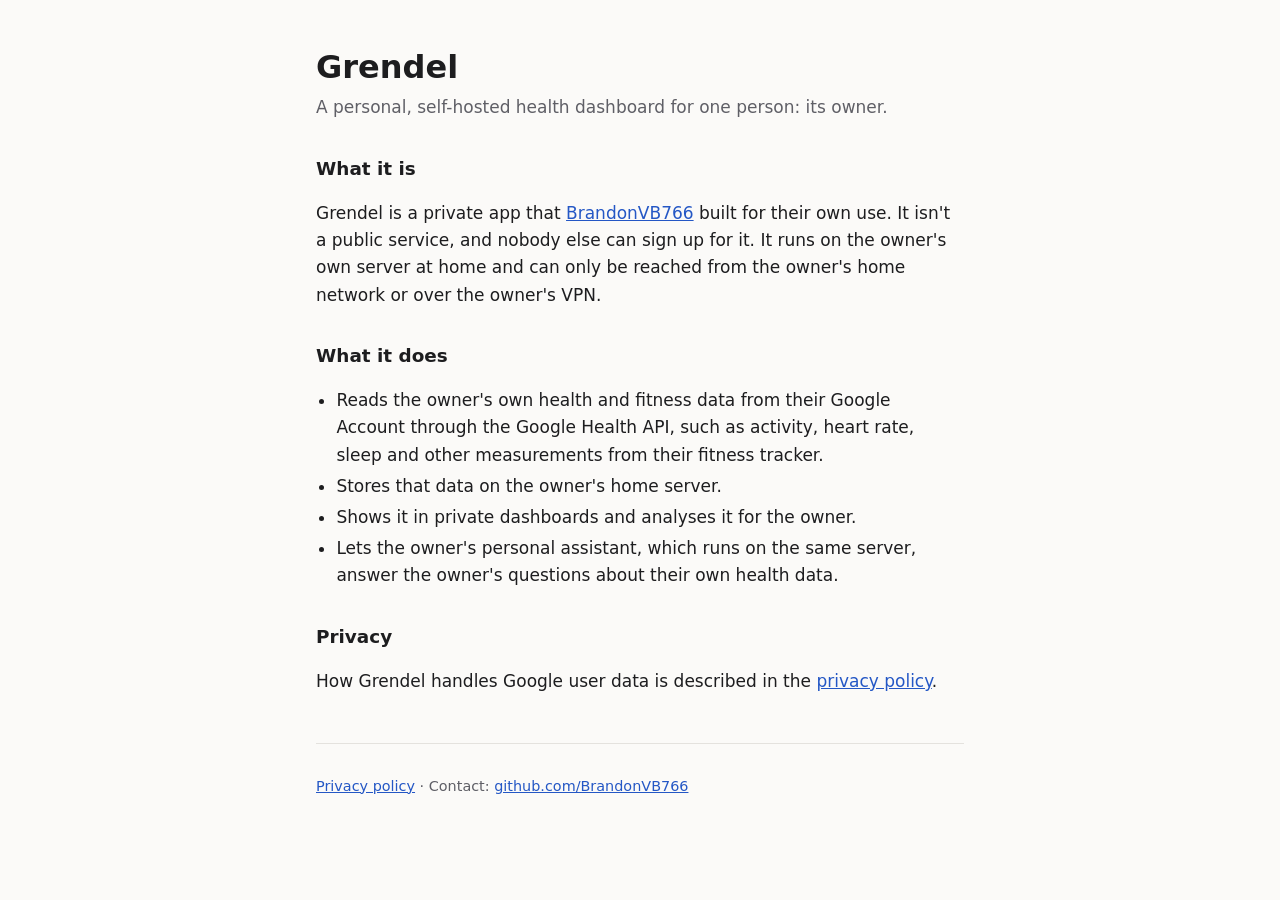
<file: index.html>
<!doctype html>
<html lang="en">
<head>
  <meta charset="utf-8">
  <meta name="viewport" content="width=device-width, initial-scale=1">
  <title>Grendel</title>
  <meta name="description" content="Grendel is a personal, self-hosted health dashboard used only by its owner.">
  <link rel="stylesheet" href="style.css">
</head>
<body>
  <main>
    <h1>Grendel</h1>
    <p class="lede">A personal, self-hosted health dashboard for one person: its owner.</p>

    <h2>What it is</h2>
    <p>Grendel is a private app that <a href="https://github.com/BrandonVB766">BrandonVB766</a> built for their own use. It isn't a public service, and nobody else can sign up for it. It runs on the owner's own server at home and can only be reached from the owner's home network or over the owner's VPN.</p>

    <h2>What it does</h2>
    <ul>
      <li>Reads the owner's own health and fitness data from their Google Account through the Google Health API, such as activity, heart rate, sleep and other measurements from their fitness tracker.</li>
      <li>Stores that data on the owner's home server.</li>
      <li>Shows it in private dashboards and analyses it for the owner.</li>
      <li>Lets the owner's personal assistant, which runs on the same server, answer the owner's questions about their own health data.</li>
    </ul>

    <h2>Privacy</h2>
    <p>How Grendel handles Google user data is described in the <a href="privacy.html">privacy policy</a>.</p>

    <footer>
      <p><a href="privacy.html">Privacy policy</a> · Contact: <a href="https://github.com/BrandonVB766">github.com/BrandonVB766</a></p>
    </footer>
  </main>
</body>
</html>
</file>
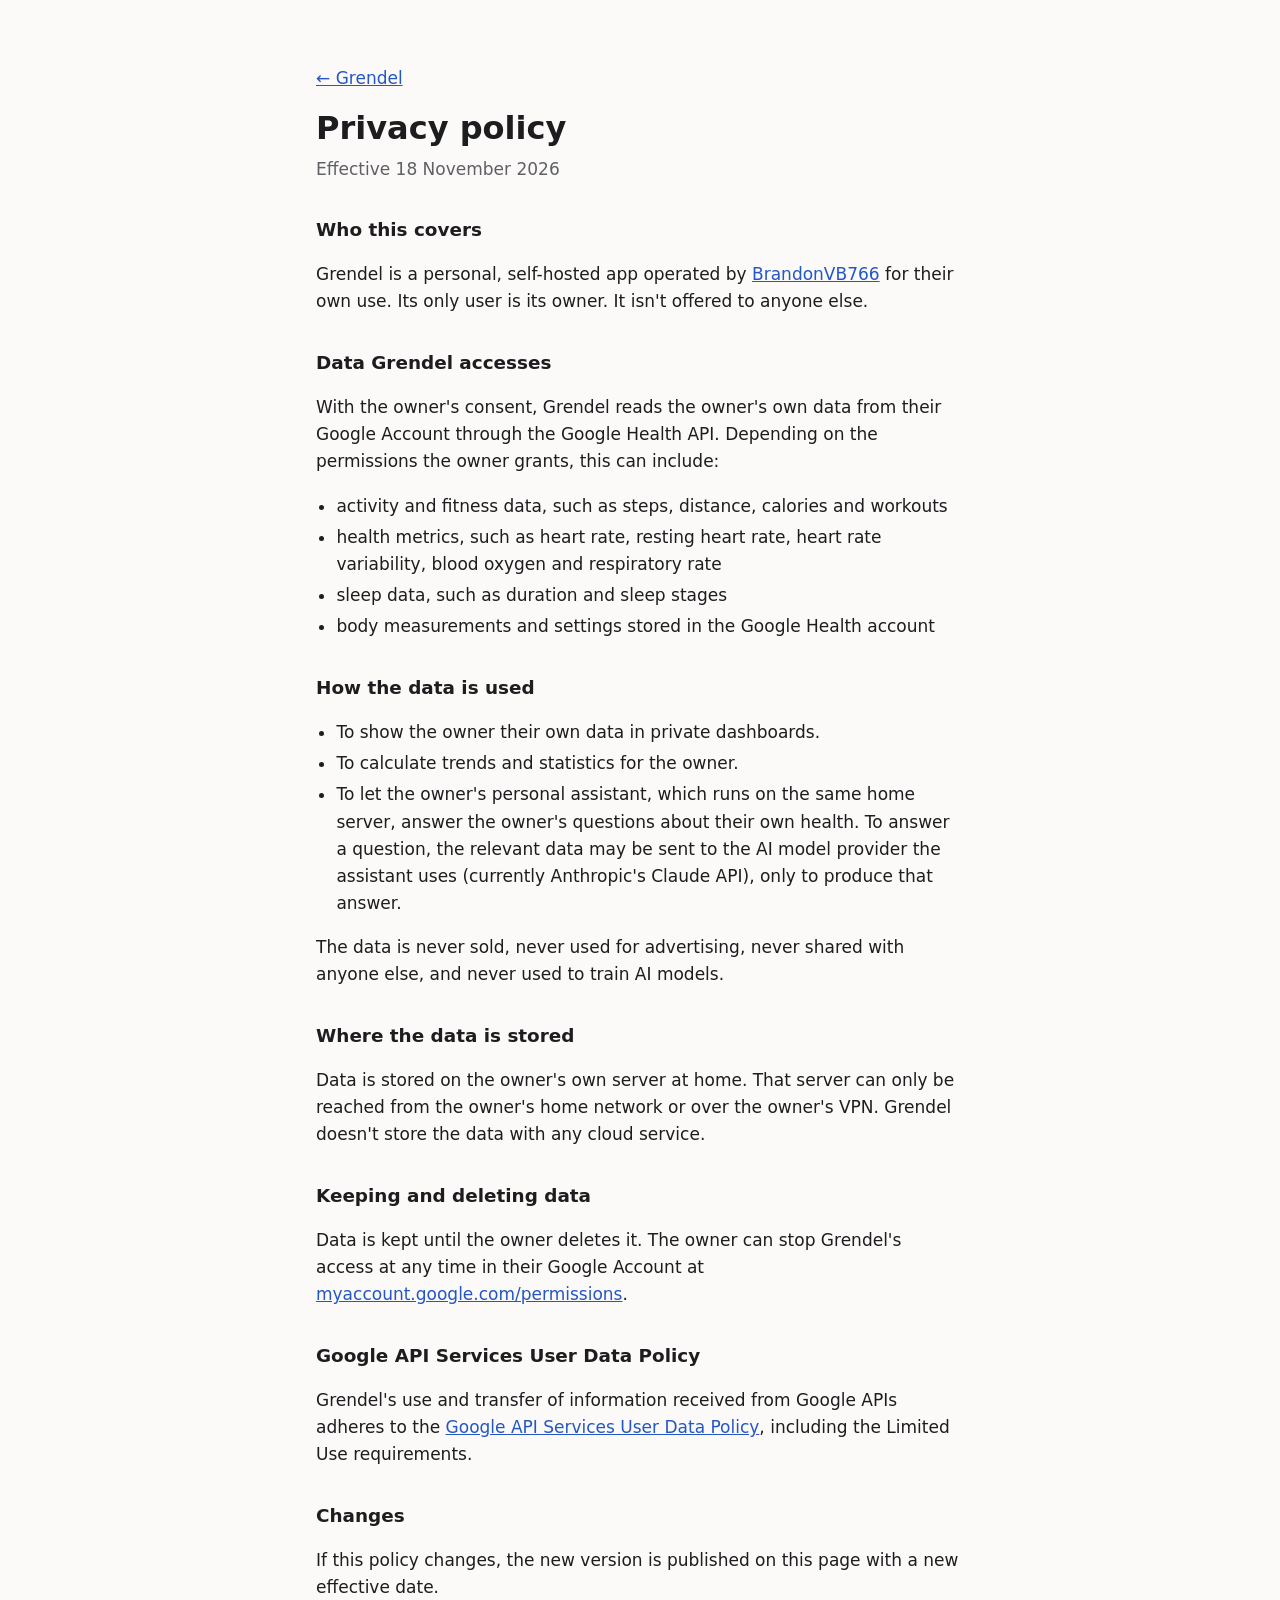
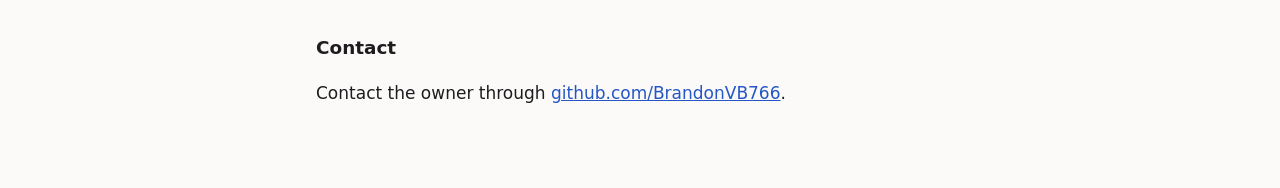
<file: privacy.html>
<!doctype html>
<html lang="en">
<head>
  <meta charset="utf-8">
  <meta name="viewport" content="width=device-width, initial-scale=1">
  <title>Grendel privacy policy</title>
  <meta name="description" content="How Grendel, a personal self-hosted app, handles Google user data.">
  <link rel="stylesheet" href="style.css">
</head>
<body>
  <main>
    <p><a href="./">← Grendel</a></p>
    <h1>Privacy policy</h1>
    <p class="lede">Effective 18 November 2026</p>

    <h2>Who this covers</h2>
    <p>Grendel is a personal, self-hosted app operated by <a href="https://github.com/BrandonVB766">BrandonVB766</a> for their own use. Its only user is its owner. It isn't offered to anyone else.</p>

    <h2>Data Grendel accesses</h2>
    <p>With the owner's consent, Grendel reads the owner's own data from their Google Account through the Google Health API. Depending on the permissions the owner grants, this can include:</p>
    <ul>
      <li>activity and fitness data, such as steps, distance, calories and workouts</li>
      <li>health metrics, such as heart rate, resting heart rate, heart rate variability, blood oxygen and respiratory rate</li>
      <li>sleep data, such as duration and sleep stages</li>
      <li>body measurements and settings stored in the Google Health account</li>
    </ul>

    <h2>How the data is used</h2>
    <ul>
      <li>To show the owner their own data in private dashboards.</li>
      <li>To calculate trends and statistics for the owner.</li>
      <li>To let the owner's personal assistant, which runs on the same home server, answer the owner's questions about their own health. To answer a question, the relevant data may be sent to the AI model provider the assistant uses (currently Anthropic's Claude API), only to produce that answer.</li>
    </ul>
    <p>The data is never sold, never used for advertising, never shared with anyone else, and never used to train AI models.</p>

    <h2>Where the data is stored</h2>
    <p>Data is stored on the owner's own server at home. That server can only be reached from the owner's home network or over the owner's VPN. Grendel doesn't store the data with any cloud service.</p>

    <h2>Keeping and deleting data</h2>
    <p>Data is kept until the owner deletes it. The owner can stop Grendel's access at any time in their Google Account at <a href="https://myaccount.google.com/permissions">myaccount.google.com/permissions</a>.</p>

    <h2>Google API Services User Data Policy</h2>
    <p>Grendel's use and transfer of information received from Google APIs adheres to the <a href="https://developers.google.com/terms/api-services-user-data-policy">Google API Services User Data Policy</a>, including the Limited Use requirements.</p>

    <h2>Changes</h2>
    <p>If this policy changes, the new version is published on this page with a new effective date.</p>

    <h2>Contact</h2>
    <p>Contact the owner through <a href="https://github.com/BrandonVB766">github.com/BrandonVB766</a>.</p>
  </main>
</body>
</html>
</file>
<file: style.css>
:root {
  --bg: #fbfaf8;
  --text: #1d1d1f;
  --muted: #5f5f66;
  --link: #2457c5;
  --rule: #e4e2de;
}

@media (prefers-color-scheme: dark) {
  :root {
    --bg: #141416;
    --text: #e8e6e3;
    --muted: #a3a1a8;
    --link: #8fb0ff;
    --rule: #2c2c30;
  }
}

* { box-sizing: border-box; }

body {
  margin: 0;
  background: var(--bg);
  color: var(--text);
  font: 17px/1.6 system-ui, -apple-system, "Segoe UI", Roboto, sans-serif;
}

main {
  max-width: 680px;
  margin: 0 auto;
  padding: 48px 16px 64px;
}

h1 { font-size: 2rem; line-height: 1.2; margin: 0 0 8px; }
h2 { font-size: 1.15rem; margin: 32px 0 8px; }
.lede { color: var(--muted); margin-top: 0; }
a { color: var(--link); }
ul { padding-left: 1.2em; }
li { margin: 4px 0; }

footer {
  margin-top: 48px;
  padding-top: 16px;
  border-top: 1px solid var(--rule);
  color: var(--muted);
  font-size: 0.9rem;
}
</file>
